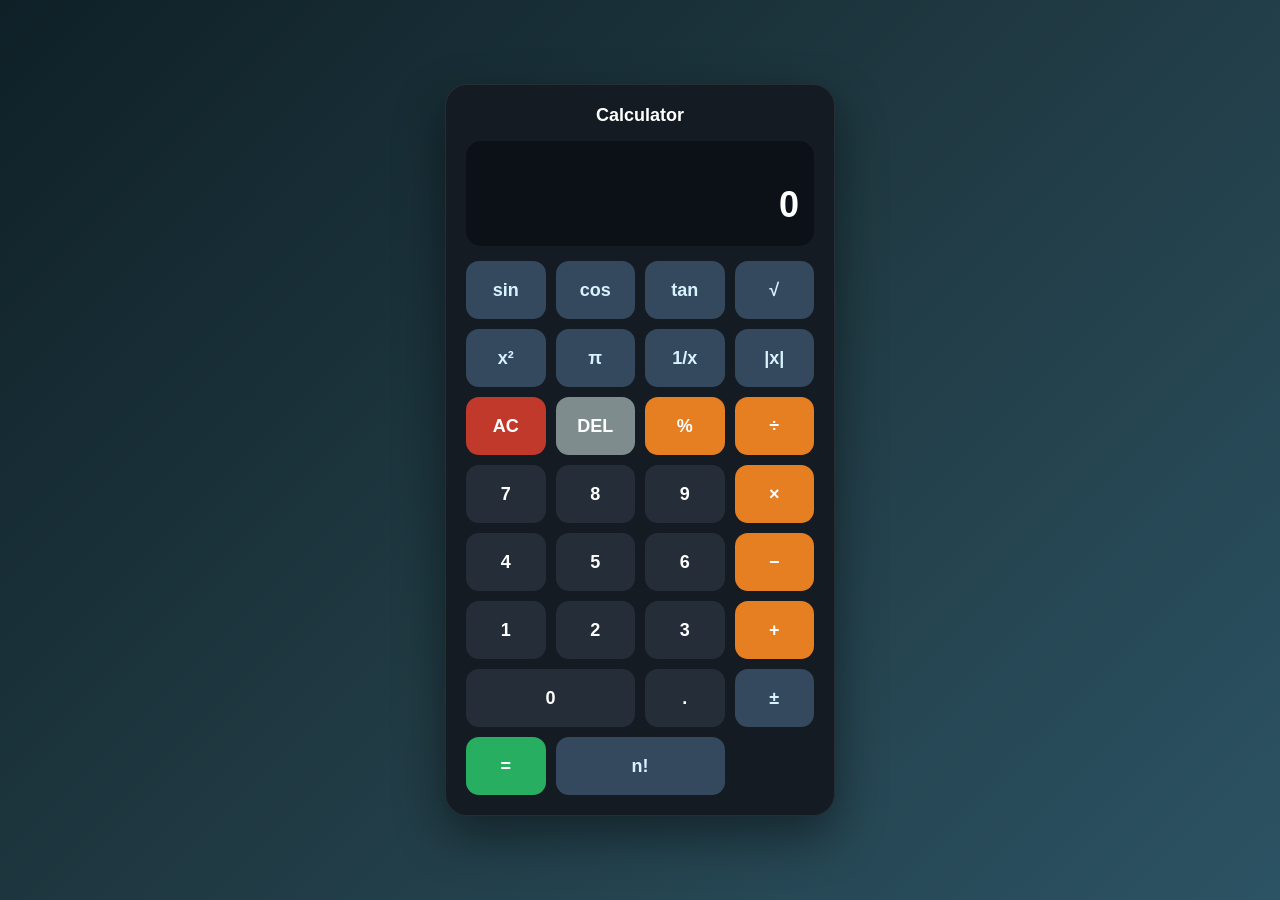
<file: codeAlpha-calculator/index.html>
<!DOCTYPE html>
<html lang="en">
<head>
    <meta charset="UTF-8">
    <meta name="viewport" content="width=device-width, initial-scale=1.0">
    <title> Calculator</title>
    <link rel="stylesheet" href="style.css">
</head>

<body>

<div class="calculator">

    <div class="calculator-title">
         Calculator
    </div>

    <div class="display">
        <div class="previous-operand" id="previous-operand"></div>
        <div class="current-operand" id="current-operand">0</div>
    </div>

    <div class="buttons">

        
        <button class="sci" data-action="sci" data-value="sin">sin</button>
        <button class="sci" data-action="sci" data-value="cos">cos</button>
        <button class="sci" data-action="sci" data-value="tan">tan</button>
        <button class="sci" data-action="sci" data-value="sqrt">√</button>

        <button class="sci" data-action="sci" data-value="square">x²</button>
        <button class="sci" data-action="constant" data-value="pi">π</button>
        <button class="sci" data-action="sci" data-value="inv">1/x</button>
        <button class="sci" data-action="sci" data-value="abs">|x|</button>

        
        <button class="clear" data-action="clear">AC</button>
        <button class="delete" data-action="delete">DEL</button>
        <button class="operator" data-action="operator" data-value="%">%</button>
        <button class="operator" data-action="operator" data-value="÷">÷</button>

        
        <button data-action="number" data-value="7">7</button>
        <button data-action="number" data-value="8">8</button>
        <button data-action="number" data-value="9">9</button>
        <button class="operator" data-action="operator" data-value="*">×</button>

        <button data-action="number" data-value="4">4</button>
        <button data-action="number" data-value="5">5</button>
        <button data-action="number" data-value="6">6</button>
        <button class="operator" data-action="operator" data-value="-">−</button>

        <button data-action="number" data-value="1">1</button>
        <button data-action="number" data-value="2">2</button>
        <button data-action="number" data-value="3">3</button>
        <button class="operator" data-action="operator" data-value="+">+</button>

        
        <button data-action="number" data-value="0" class="zero">0</button>
        <button data-action="number" data-value=".">.</button>
        <button class="sci" data-action="sci" data-value="neg">±</button>
        <button class="equals" data-action="equals">=</button>

        <button class="sci factorial" data-action="sci" data-value="fact">
            n!
        </button>

    </div>
</div>

<script src="app.js"></script>

</body>
</html>
</file>
<file: codeAlpha-calculator/style.css>
* {
    margin: 0;
    padding: 0;
    box-sizing: border-box;
}

body {
    min-height: 100vh;
    display: flex;
    justify-content: center;
    align-items: center;

    background: linear-gradient(135deg,
            #0f2027,
            #203a43,
            #2c5364);

    font-family: Arial, sans-serif;
    padding: 20px;
}

.calculator {
    width: 390px;
    max-width: 100%;

    background: #151b23;
    padding: 20px;

    border-radius: 22px;

    box-shadow:
        0 20px 50px rgba(0, 0, 0, 0.45);

    border: 1px solid rgba(255, 255, 255, 0.08);
}

.calculator-title {
    text-align: center;
    color: #ffffff;
    font-size: 18px;
    font-weight: bold;
    margin-bottom: 15px;
}



.display {
    min-height: 105px;

    background: #0b1117;

    border-radius: 15px;

    padding: 15px;

    margin-bottom: 15px;

    display: flex;
    flex-direction: column;

    justify-content: center;
    align-items: flex-end;

    overflow: hidden;
}

.previous-operand {
    color: #8d99a6;
    font-size: 16px;
    min-height: 22px;
}

.current-operand {
    color: #ffffff;
    font-size: 36px;
    font-weight: bold;

    max-width: 100%;
    overflow-x: auto;
}



.buttons {
    display: grid;

    grid-template-columns: repeat(4, 1fr);

    gap: 10px;
}

button {
    height: 58px;

    border: none;
    border-radius: 13px;

    background: #252e38;
    color: white;

    font-size: 18px;
    font-weight: 600;

    cursor: pointer;

    transition:
        transform 0.1s ease,
        background 0.2s ease;
}

button:hover {
    background: #344150;
}

button:active {
    transform: scale(0.94);
}



.sci {
    background: #34495e;
    color: #d8f3ff;
}

.sci:hover {
    background: #46627b;
}



.operator {
    background: #e67e22;
    color: white;
}

.operator:hover {
    background: #f39c35;
}



.clear {
    background: #c0392b;
    color: white;
}

.clear:hover {
    background: #e74c3c;
}



.delete {
    background: #7f8c8d;
    color: white;
}

.delete:hover {
    background: #95a5a6;
}



.equals {
    background: #27ae60;
    color: white;
}

.equals:hover {
    background: #2ecc71;
}



.zero {
    grid-column: span 2;
}



.factorial {
    grid-column: span 2;
}



@media (max-width: 450px) {

    .calculator {
        padding: 15px;
    }

    button {
        height: 52px;
        font-size: 16px;
    }

    .current-operand {
        font-size: 30px;
    }
}
</file>
